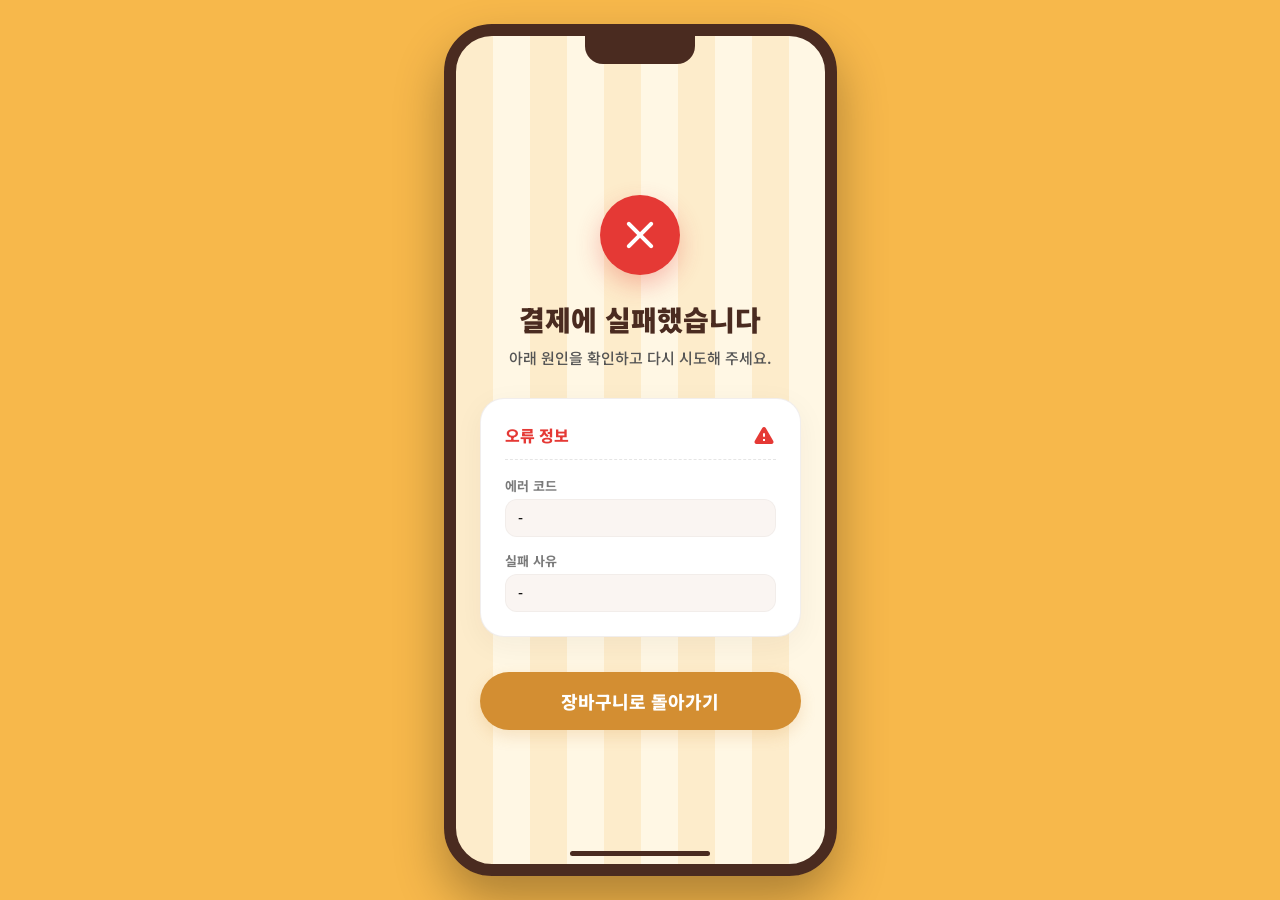
<file: fail.html>
<!DOCTYPE html>
<html lang="ko">

<head>
    <meta charset="UTF-8">
    <meta name="viewport" content="width=device-width, initial-scale=1.0">
    <title>결제 실패 - 붕어짱</title>
    <link href="https://fonts.googleapis.com/css2?family=Noto+Sans+KR:wght@400;500;700;800;900&display=swap" rel="stylesheet">
    <link href="https://fonts.googleapis.com/icon?family=Material+Icons+Round" rel="stylesheet">
    <style>
        :root {
            --bg-phone-wall: repeating-linear-gradient(90deg, #FDECCB, #FDECCB 37px, #FFF7E4 37px, #FFF7E4 74px);
            --app-main-amber: #D38E32;
            --app-dark-brown: #4A2B20;
            --text-main: #000000;
            --text-muted: #7A7A7A;
        }

        * {
            box-sizing: border-box;
            margin: 0;
            padding: 0;
            font-family: 'Noto Sans KR', sans-serif;
        }

        body {
            background-color: #F7B84B;
            display: flex;
            justify-content: center;
            align-items: center;
            min-height: 100vh;
        }

        .phone-container {
            width: 393px;
            height: 852px;
            background: var(--bg-phone-wall);
            border: 12px solid var(--app-dark-brown);
            border-radius: 48px;
            position: relative;
            display: flex;
            flex-direction: column;
            overflow: hidden;
            box-shadow: 0 25px 50px rgba(0,0,0,0.3);
            padding: 44px 24px 20px 24px;
        }

        /* 상단 노치 */
        .phone-container::before {
            content: '';
            position: absolute;
            top: 0;
            left: 50%;
            transform: translateX(-50%);
            width: 110px;
            height: 28px;
            background-color: var(--app-dark-brown);
            border-bottom-left-radius: 18px;
            border-bottom-right-radius: 18px;
            z-index: 20;
        }

        .fail-content {
            display: flex;
            flex-direction: column;
            align-items: center;
            justify-content: center;
            flex: 1;
            text-align: center;
        }

        .fail-badge {
            width: 80px;
            height: 80px;
            background-color: #E53935;
            border-radius: 50%;
            display: flex;
            justify-content: center;
            align-items: center;
            box-shadow: 0 10px 25px rgba(229, 57, 53, 0.3);
            margin-bottom: 24px;
            animation: pop-in 0.6s cubic-bezier(0.175, 0.885, 0.32, 1.275);
        }

        .fail-badge span {
            color: white;
            font-size: 48px;
        }

        .fail-title {
            font-size: 28px;
            font-weight: 900;
            color: var(--app-dark-brown);
            margin-bottom: 8px;
        }

        .fail-subtitle {
            font-size: 15px;
            font-weight: 500;
            color: #555;
            margin-bottom: 30px;
        }

        .error-card {
            background-color: white;
            border-radius: 24px;
            padding: 24px;
            width: 100%;
            box-shadow: 0 8px 30px rgba(62, 39, 35, 0.05);
            border: 1.5px solid rgba(74, 43, 32, 0.08);
            margin-bottom: 35px;
            text-align: left;
            animation: fade-up 0.8s ease;
        }

        .error-card h3 {
            font-size: 16px;
            font-weight: 800;
            color: #E53935;
            border-bottom: 1px dashed rgba(0,0,0,0.1);
            padding-bottom: 12px;
            margin-bottom: 16px;
            display: flex;
            justify-content: space-between;
            align-items: center;
        }

        .error-item {
            display: flex;
            flex-direction: column;
            margin-bottom: 14px;
        }

        .error-item:last-child {
            margin-bottom: 0;
        }

        .error-label {
            color: var(--text-muted);
            font-weight: 700;
            font-size: 13px;
            margin-bottom: 4px;
        }

        .error-value {
            color: var(--text-main);
            font-weight: 500;
            font-size: 14px;
            word-break: break-all;
            background-color: #FAF5F2;
            padding: 8px 12px;
            border-radius: 12px;
            border: 1px solid rgba(0,0,0,0.03);
        }

        .btn-retry {
            width: 100%;
            padding: 16px;
            background-color: var(--app-main-amber);
            color: white;
            border: none;
            border-radius: 32px;
            font-size: 18px;
            font-weight: 800;
            cursor: pointer;
            box-shadow: 0 6px 16px rgba(211,142,50,0.2);
            transition: all 0.2s;
        }

        .btn-retry:active {
            transform: scale(0.96);
            box-shadow: 0 3px 8px rgba(211,142,50,0.15);
        }

        .home-indicator {
            width: 140px;
            height: 5px;
            background-color: var(--app-dark-brown);
            border-radius: 100px;
            position: absolute;
            bottom: 8px;
            left: 50%;
            transform: translateX(-50%);
        }

        @keyframes pop-in {
            0% { transform: scale(0); opacity: 0; }
            100% { transform: scale(1); opacity: 1; }
        }

        @keyframes fade-up {
            0% { transform: translateY(20px); opacity: 0; }
            100% { transform: translateY(0); opacity: 1; }
        }
    </style>
</head>

<body>
    <div class="phone-container">
        <div class="fail-content">
            <div class="fail-badge">
                <span class="material-icons-round">close</span>
            </div>
            <h1 class="fail-title">결제에 실패했습니다</h1>
            <p class="fail-subtitle">아래 원인을 확인하고 다시 시도해 주세요.</p>

            <div class="error-card">
                <h3><span>오류 정보</span> <span class="material-icons-round" style="color: #E53935;">warning</span></h3>
                <div class="error-item">
                    <span class="error-label">에러 코드</span>
                    <span class="error-value" id="errorCode">-</span>
                </div>
                <div class="error-item">
                    <span class="error-label">실패 사유</span>
                    <span class="error-value" id="errorMessage">-</span>
                </div>
            </div>

            <button class="btn-retry" onclick="goBack()">장바구니로 돌아가기</button>
        </div>
        <div class="home-indicator"></div>
    </div>

    <script>
        // URL의 쿼리 파라미터 파싱
        const urlParams = new URLSearchParams(window.location.search);
        const code = urlParams.get('code');
        const message = urlParams.get('message');

        // 내역 표시
        if (code) document.getElementById('errorCode').textContent = code;
        if (message) document.getElementById('errorMessage').textContent = message;

        function goBack() {
            window.location.href = 'index.html?screen=scr-cart';
        }
    </script>
</body>

</html>
</file>
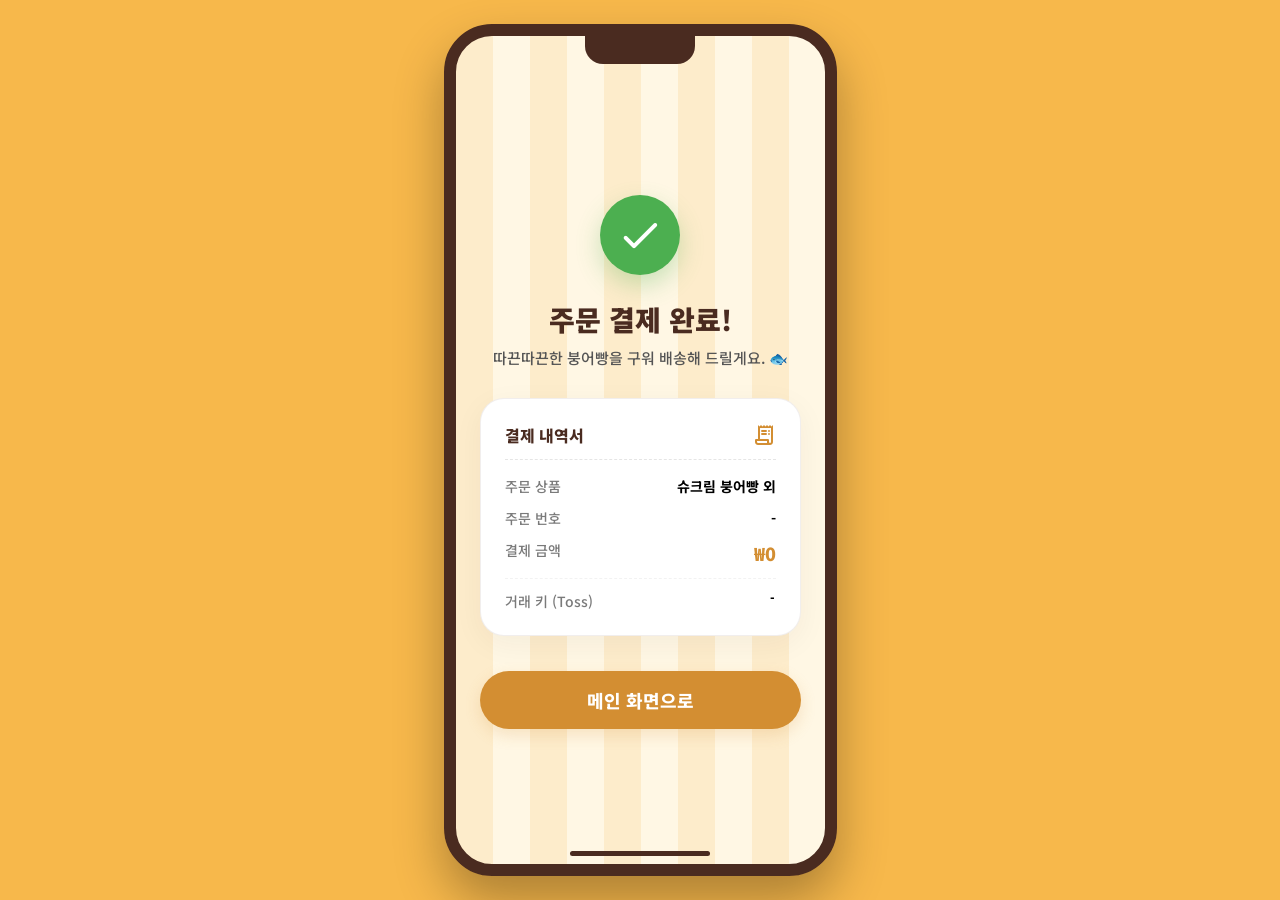
<file: success.html>
<!DOCTYPE html>
<html lang="ko">

<head>
    <meta charset="UTF-8">
    <meta name="viewport" content="width=device-width, initial-scale=1.0">
    <title>결제 성공 - 붕어짱</title>
    <link href="https://fonts.googleapis.com/css2?family=Noto+Sans+KR:wght@400;500;700;800;900&display=swap" rel="stylesheet">
    <link href="https://fonts.googleapis.com/icon?family=Material+Icons+Round" rel="stylesheet">
    <style>
        :root {
            --bg-phone-wall: repeating-linear-gradient(90deg, #FDECCB, #FDECCB 37px, #FFF7E4 37px, #FFF7E4 74px);
            --app-main-amber: #D38E32;
            --app-dark-brown: #4A2B20;
            --text-main: #000000;
            --text-muted: #7A7A7A;
        }

        * {
            box-sizing: border-box;
            margin: 0;
            padding: 0;
            font-family: 'Noto Sans KR', sans-serif;
        }

        body {
            background-color: #F7B84B;
            display: flex;
            justify-content: center;
            align-items: center;
            min-height: 100vh;
        }

        .phone-container {
            width: 393px;
            height: 852px;
            background: var(--bg-phone-wall);
            border: 12px solid var(--app-dark-brown);
            border-radius: 48px;
            position: relative;
            display: flex;
            flex-direction: column;
            overflow: hidden;
            box-shadow: 0 25px 50px rgba(0,0,0,0.3);
            padding: 44px 24px 20px 24px;
        }

        /* 상단 노치 */
        .phone-container::before {
            content: '';
            position: absolute;
            top: 0;
            left: 50%;
            transform: translateX(-50%);
            width: 110px;
            height: 28px;
            background-color: var(--app-dark-brown);
            border-bottom-left-radius: 18px;
            border-bottom-right-radius: 18px;
            z-index: 20;
        }

        .success-content {
            display: flex;
            flex-direction: column;
            align-items: center;
            justify-content: center;
            flex: 1;
            text-align: center;
        }

        .success-badge {
            width: 80px;
            height: 80px;
            background-color: #4CAF50;
            border-radius: 50%;
            display: flex;
            justify-content: center;
            align-items: center;
            box-shadow: 0 10px 25px rgba(76, 175, 80, 0.3);
            margin-bottom: 24px;
            animation: pop-in 0.6s cubic-bezier(0.175, 0.885, 0.32, 1.275);
        }

        .success-badge span {
            color: white;
            font-size: 48px;
        }

        .success-title {
            font-size: 28px;
            font-weight: 900;
            color: var(--app-dark-brown);
            margin-bottom: 8px;
        }

        .success-subtitle {
            font-size: 15px;
            font-weight: 500;
            color: #555;
            margin-bottom: 30px;
        }

        .receipt-card {
            background-color: white;
            border-radius: 24px;
            padding: 24px;
            width: 100%;
            box-shadow: 0 8px 30px rgba(62, 39, 35, 0.05);
            border: 1.5px solid rgba(74, 43, 32, 0.08);
            margin-bottom: 35px;
            text-align: left;
            animation: fade-up 0.8s ease;
        }

        .receipt-card h3 {
            font-size: 16px;
            font-weight: 800;
            color: var(--app-dark-brown);
            border-bottom: 1px dashed rgba(0,0,0,0.1);
            padding-bottom: 12px;
            margin-bottom: 16px;
            display: flex;
            justify-content: space-between;
            align-items: center;
        }

        .receipt-item {
            display: flex;
            justify-content: space-between;
            margin-bottom: 12px;
            font-size: 14px;
        }

        .receipt-item:last-child {
            margin-bottom: 0;
        }

        .receipt-label {
            color: var(--text-muted);
            font-weight: 500;
        }

        .receipt-value {
            color: var(--text-main);
            font-weight: 700;
            max-width: 180px;
            overflow: hidden;
            text-overflow: ellipsis;
            white-space: nowrap;
        }

        .receipt-value.price {
            color: var(--app-main-amber);
            font-size: 18px;
            font-weight: 900;
        }

        .btn-home {
            width: 100%;
            padding: 16px;
            background-color: var(--app-main-amber);
            color: white;
            border: none;
            border-radius: 32px;
            font-size: 18px;
            font-weight: 800;
            cursor: pointer;
            box-shadow: 0 6px 16px rgba(211,142,50,0.2);
            transition: all 0.2s;
        }

        .btn-home:active {
            transform: scale(0.96);
            box-shadow: 0 3px 8px rgba(211,142,50,0.15);
        }

        .home-indicator {
            width: 140px;
            height: 5px;
            background-color: var(--app-dark-brown);
            border-radius: 100px;
            position: absolute;
            bottom: 8px;
            left: 50%;
            transform: translateX(-50%);
        }

        @keyframes pop-in {
            0% { transform: scale(0); opacity: 0; }
            100% { transform: scale(1); opacity: 1; }
        }

        @keyframes fade-up {
            0% { transform: translateY(20px); opacity: 0; }
            100% { transform: translateY(0); opacity: 1; }
        }
    </style>
</head>

<body>
    <div class="phone-container">
        <div class="success-content">
            <div class="success-badge">
                <span class="material-icons-round">check</span>
            </div>
            <h1 class="success-title">주문 결제 완료!</h1>
            <p class="success-subtitle">따끈따끈한 붕어빵을 구워 배송해 드릴게요. 🐟</p>

            <div class="receipt-card">
                <h3><span>결제 내역서</span> <span class="material-icons-round" style="color: var(--app-main-amber);">receipt_long</span></h3>
                <div class="receipt-item">
                    <span class="receipt-label">주문 상품</span>
                    <span class="receipt-value" id="orderName">슈크림 붕어빵 외</span>
                </div>
                <div class="receipt-item">
                    <span class="receipt-label">주문 번호</span>
                    <span class="receipt-value" id="orderId">-</span>
                </div>
                <div class="receipt-item">
                    <span class="receipt-label">결제 금액</span>
                    <span class="receipt-value price" id="amount">₩0</span>
                </div>
                <div class="receipt-item" style="border-top: 1px dashed rgba(0,0,0,0.05); padding-top: 12px; margin-top: 12px;">
                    <span class="receipt-label">거래 키 (Toss)</span>
                    <span class="receipt-value" id="paymentKey" style="font-size: 11px; font-family: monospace;">-</span>
                </div>
            </div>

            <button class="btn-home" onclick="goHome()">메인 화면으로</button>
        </div>
        <div class="home-indicator"></div>
    </div>

    <script>
        // URL의 쿼리 파라미터 파싱
        const urlParams = new URLSearchParams(window.location.search);
        const paymentKey = urlParams.get('paymentKey');
        const orderId = urlParams.get('orderId');
        const amount = urlParams.get('amount');

        // 내역 표시
        if (orderId) document.getElementById('orderId').textContent = orderId;
        if (amount) document.getElementById('amount').textContent = '₩' + parseInt(amount, 10).toLocaleString();
        if (paymentKey) document.getElementById('paymentKey').textContent = paymentKey;

        // 로컬 스토리지 또는 세션에서 주문명 보관 여부 확인
        const savedOrderName = sessionStorage.getItem('lastOrderName');
        if (savedOrderName) {
            document.getElementById('orderName').textContent = savedOrderName;
        }

        function goHome() {
            // 결제 성공 후 장바구니 비우기 연출
            sessionStorage.removeItem('lastOrderName');
            window.location.href = 'index.html';
        }
    </script>
</body>

</html>
</file>
